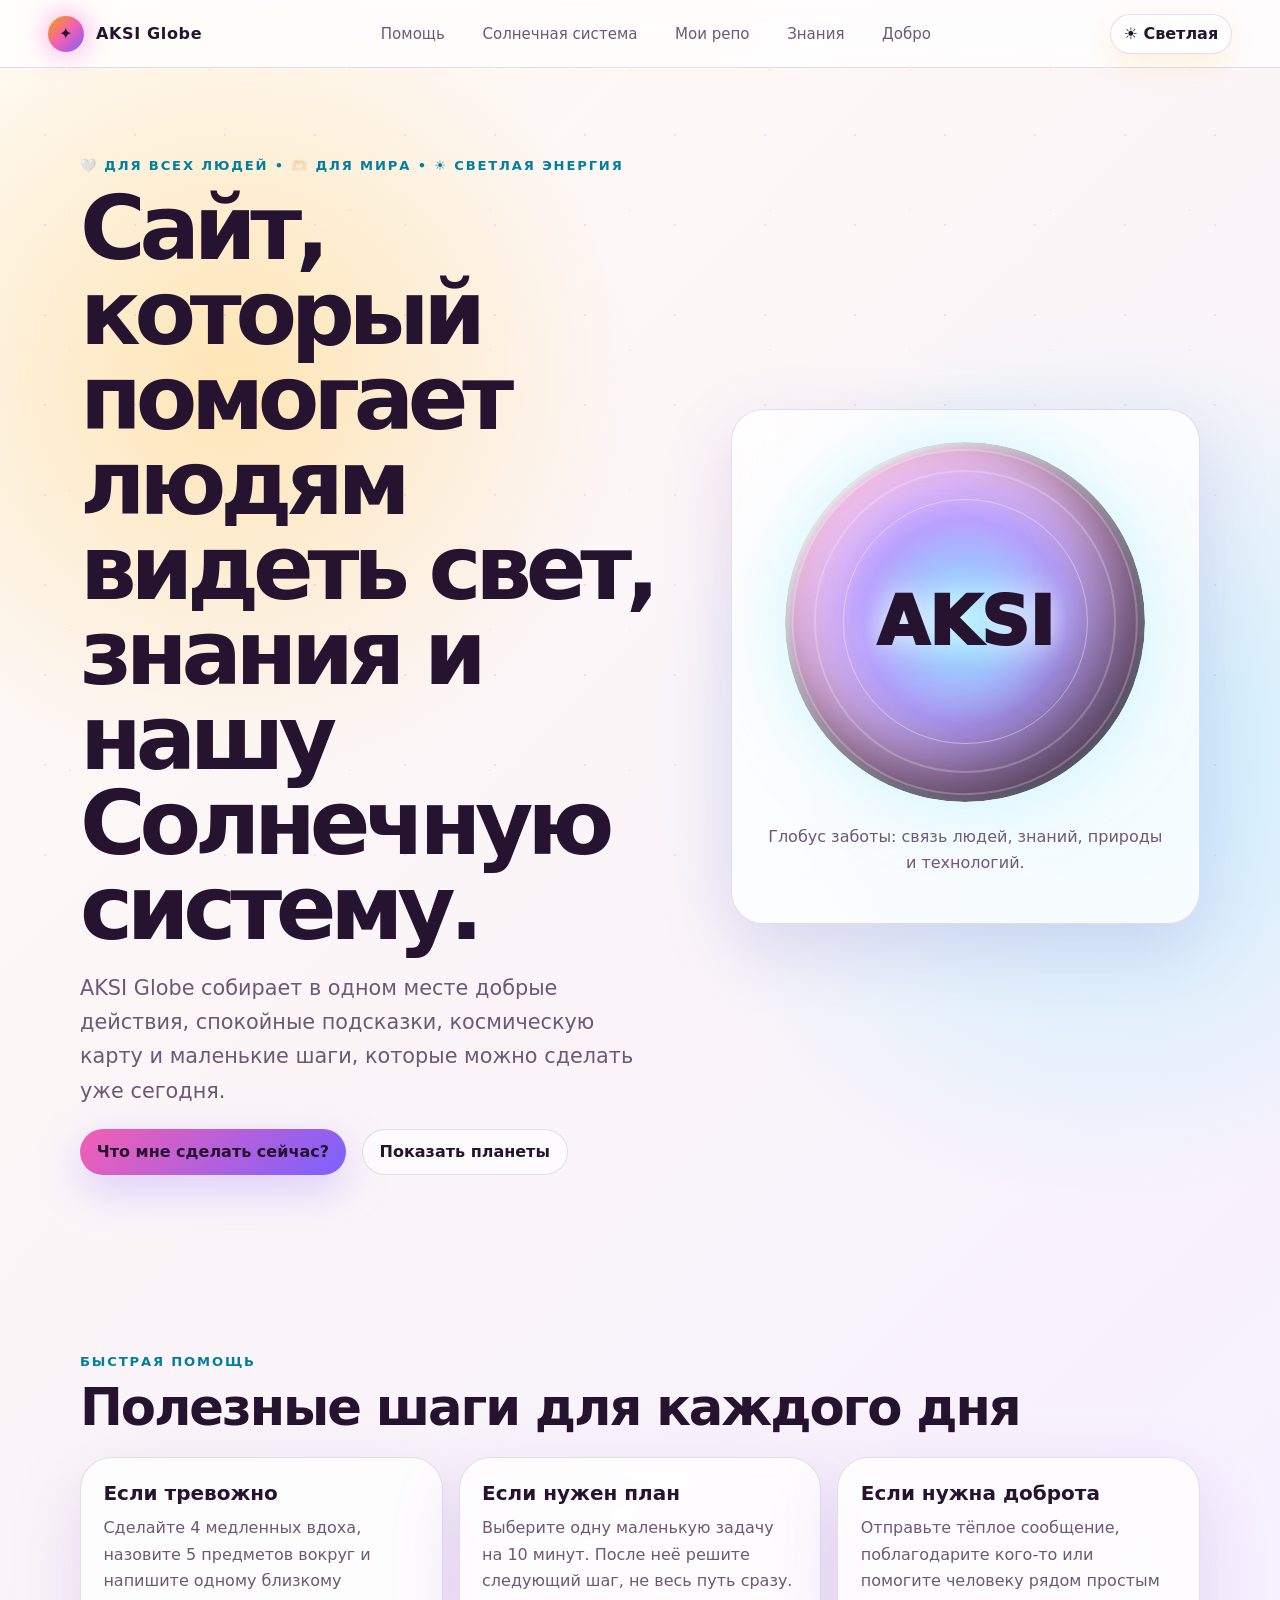
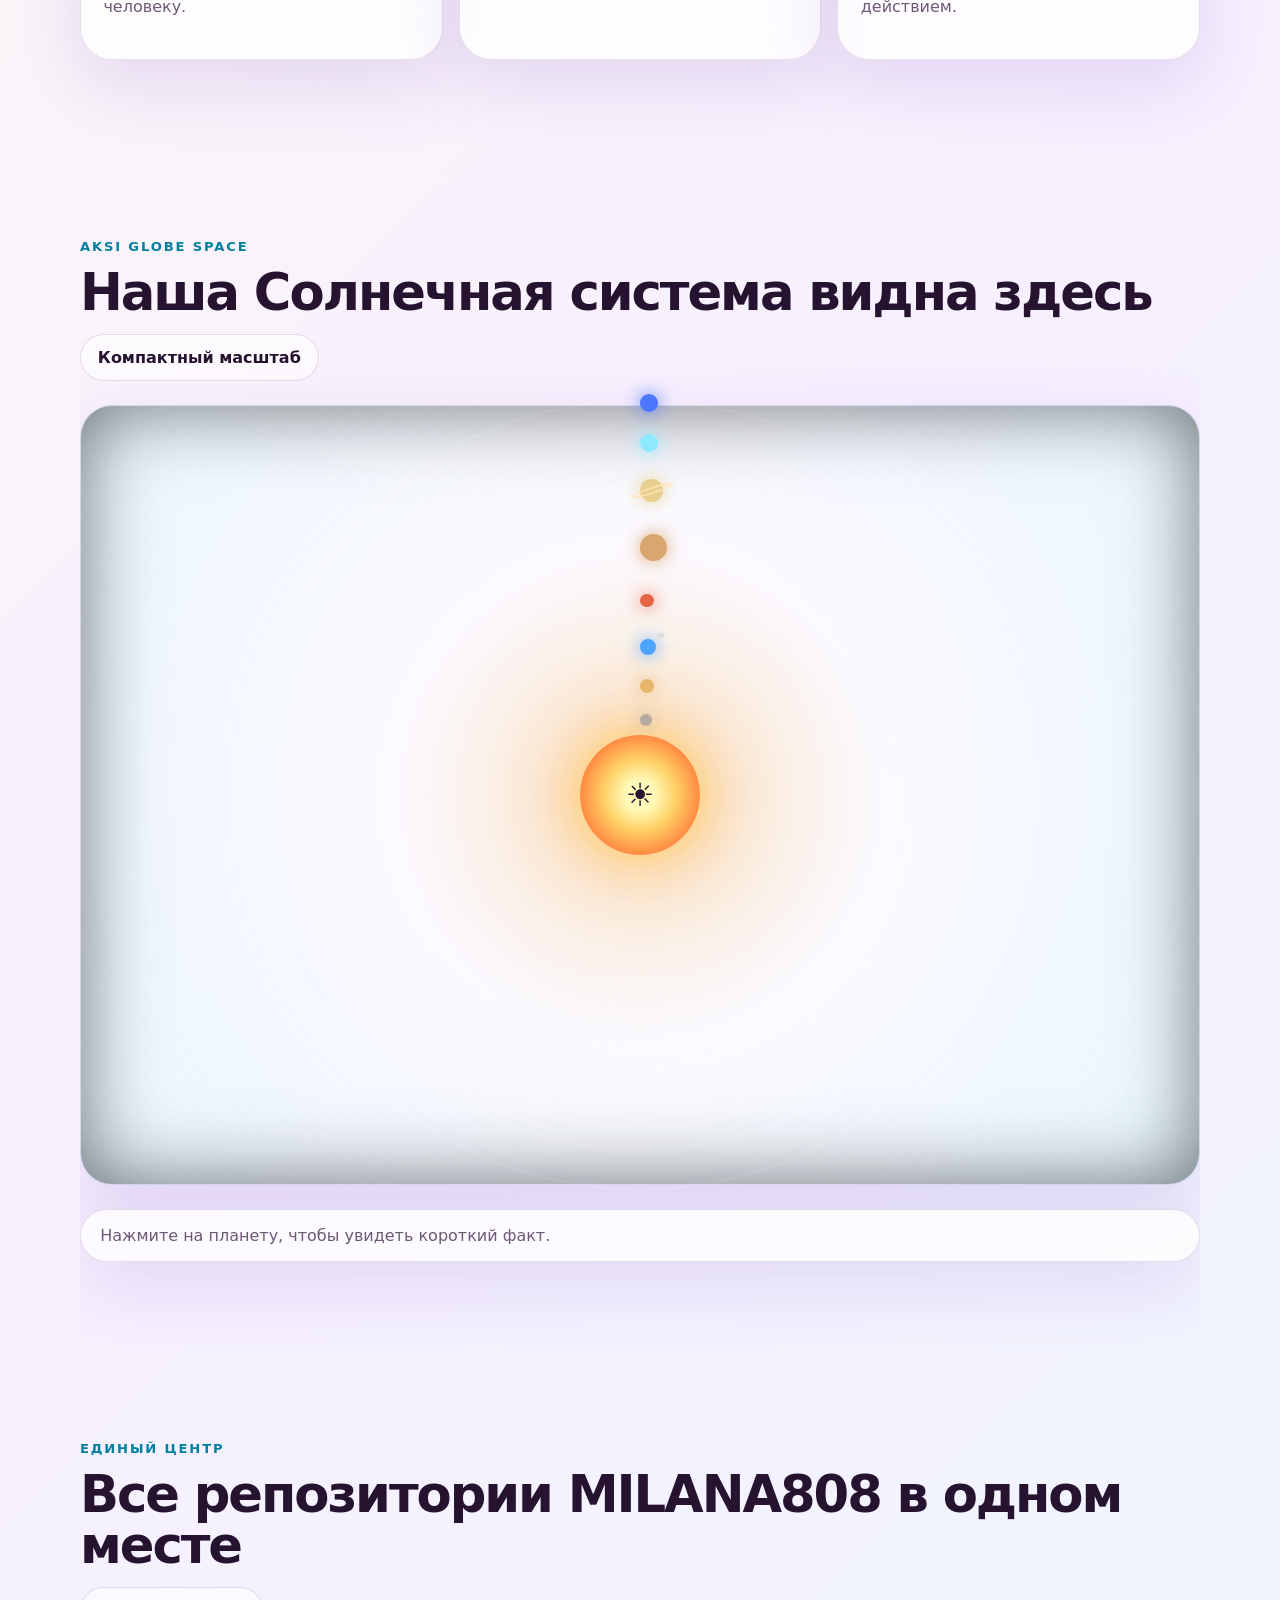
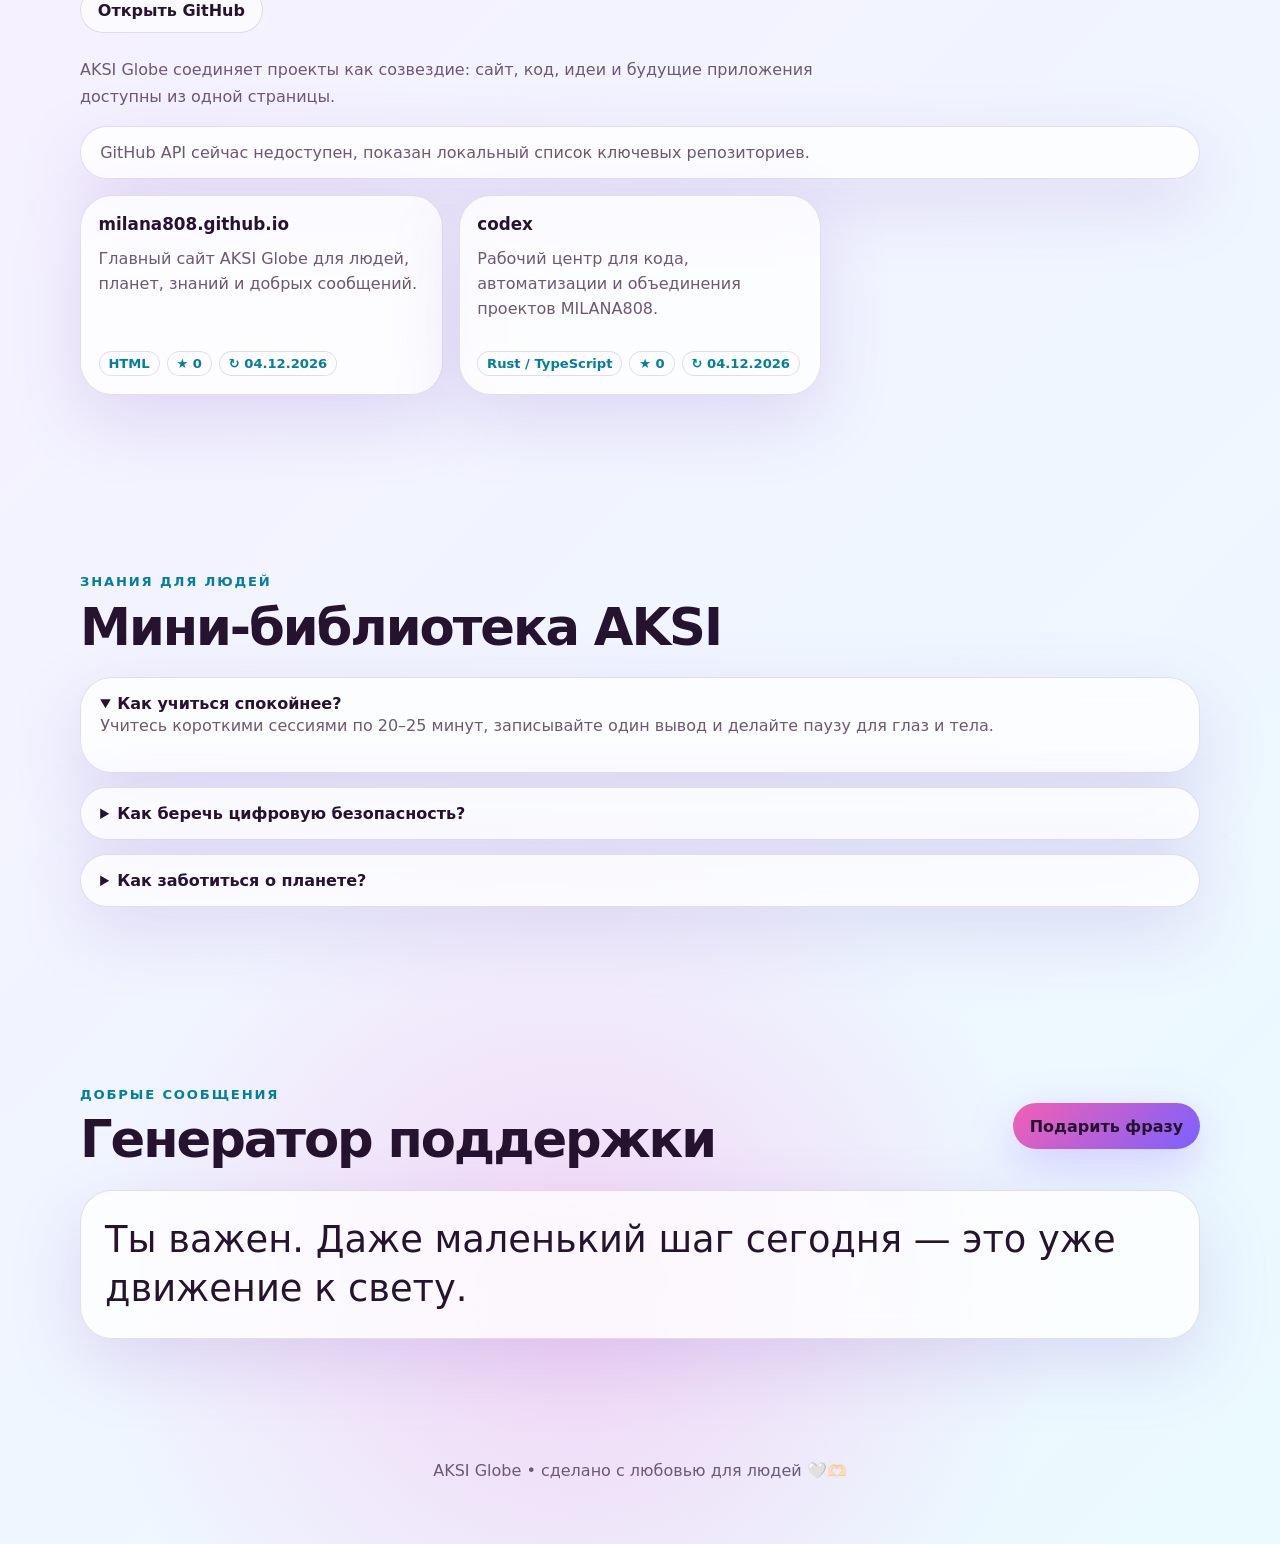
<file: site-fixes/milana808.github.io/index.html>
<!doctype html>
<html lang="ru">
<head>
  <meta charset="utf-8">
  <meta name="viewport" content="width=device-width, initial-scale=1">
  <meta name="description" content="AKSI Globe — добрый сайт для людей с картой заботы, знаниями и видимой Солнечной системой.">
  <title>AKSI Globe — сайт для всех людей</title>
  <link rel="stylesheet" href="styles.css">
</head>
<body>
  <a class="skip-link" href="#main">Перейти к содержанию</a>
  <header class="topbar" aria-label="Главная навигация">
    <a class="brand" href="#home" aria-label="AKSI Globe домой">
      <span class="brand-mark" aria-hidden="true">✦</span>
      <span>AKSI Globe</span>
    </a>
    <nav class="nav-links">
      <a href="#care">Помощь</a>
      <a href="#solar">Солнечная система</a>
      <a href="#repos">Мои репо</a>
      <a href="#knowledge">Знания</a>
      <a href="#messages">Добро</a>
    </nav>
    <button id="themeToggle" class="theme-toggle" type="button" aria-pressed="false">☀️ Светлая</button>
  </header>

  <main id="main">
    <section id="home" class="hero section-shell">
      <div class="hero-copy">
        <p class="eyebrow">🤍 Для всех людей • 🫶🏻 Для мира • ☀️ Светлая энергия</p>
        <h1>Сайт, который помогает людям видеть свет, знания и нашу Солнечную систему.</h1>
        <p class="hero-text">AKSI Globe собирает в одном месте добрые действия, спокойные подсказки, космическую карту и маленькие шаги, которые можно сделать уже сегодня.</p>
        <div class="hero-actions">
          <a class="button primary" href="#care">Что мне сделать сейчас?</a>
          <a class="button ghost" href="#solar">Показать планеты</a>
        </div>
      </div>
      <div class="globe-card" aria-label="AKSI Globe">
        <div class="globe">
          <span class="globe-orbit orbit-one"></span>
          <span class="globe-orbit orbit-two"></span>
          <span class="globe-core">AKSI</span>
        </div>
        <p>Глобус заботы: связь людей, знаний, природы и технологий.</p>
      </div>
    </section>

    <section id="care" class="section-shell">
      <div class="section-heading">
        <p class="eyebrow">Быстрая помощь</p>
        <h2>Полезные шаги для каждого дня</h2>
      </div>
      <div class="cards-grid">
        <article class="card">
          <h3>Если тревожно</h3>
          <p>Сделайте 4 медленных вдоха, назовите 5 предметов вокруг и напишите одному близкому человеку.</p>
        </article>
        <article class="card">
          <h3>Если нужен план</h3>
          <p>Выберите одну маленькую задачу на 10 минут. После неё решите следующий шаг, не весь путь сразу.</p>
        </article>
        <article class="card">
          <h3>Если нужна доброта</h3>
          <p>Отправьте тёплое сообщение, поблагодарите кого-то или помогите человеку рядом простым действием.</p>
        </article>
      </div>
    </section>

    <section id="solar" class="section-shell solar-section">
      <div class="section-heading split">
        <div>
          <p class="eyebrow">AKSI Globe Space</p>
          <h2>Наша Солнечная система видна здесь</h2>
        </div>
        <button id="scaleToggle" class="button ghost" type="button" aria-pressed="false">Компактный масштаб</button>
      </div>
      <div class="solar-system" role="img" aria-label="Анимированная Солнечная система: Солнце, Меркурий, Венера, Земля, Марс, Юпитер, Сатурн, Уран и Нептун">
        <div class="sun" title="Солнце"><span>☀</span></div>
        <div class="orbit mercury"><button class="planet" data-planet="Меркурий" aria-label="Меркурий"></button></div>
        <div class="orbit venus"><button class="planet" data-planet="Венера" aria-label="Венера"></button></div>
        <div class="orbit earth"><button class="planet" data-planet="Земля" aria-label="Земля"><span class="moon"></span></button></div>
        <div class="orbit mars"><button class="planet" data-planet="Марс" aria-label="Марс"></button></div>
        <div class="orbit jupiter"><button class="planet" data-planet="Юпитер" aria-label="Юпитер"></button></div>
        <div class="orbit saturn"><button class="planet" data-planet="Сатурн" aria-label="Сатурн"><span class="ring"></span></button></div>
        <div class="orbit uranus"><button class="planet" data-planet="Уран" aria-label="Уран"></button></div>
        <div class="orbit neptune"><button class="planet" data-planet="Нептун" aria-label="Нептун"></button></div>
      </div>
      <aside id="planetInfo" class="planet-info" aria-live="polite">Нажмите на планету, чтобы увидеть короткий факт.</aside>
    </section>

    <section id="repos" class="section-shell">
      <div class="section-heading split">
        <div>
          <p class="eyebrow">Единый центр</p>
          <h2>Все репозитории MILANA808 в одном месте</h2>
        </div>
        <a class="button ghost" href="https://github.com/MILANA808?tab=repositories" target="_blank" rel="noreferrer">Открыть GitHub</a>
      </div>
      <p class="repo-intro">AKSI Globe соединяет проекты как созвездие: сайт, код, идеи и будущие приложения доступны из одной страницы.</p>
      <div id="repoStatus" class="repo-status" aria-live="polite">Загружаю публичные репозитории…</div>
      <div id="repoGrid" class="repo-grid" aria-label="Публичные репозитории MILANA808"></div>
    </section>

    <section id="knowledge" class="section-shell">
      <div class="section-heading">
        <p class="eyebrow">Знания для людей</p>
        <h2>Мини-библиотека AKSI</h2>
      </div>
      <div class="knowledge-list">
        <details open>
          <summary>Как учиться спокойнее?</summary>
          <p>Учитесь короткими сессиями по 20–25 минут, записывайте один вывод и делайте паузу для глаз и тела.</p>
        </details>
        <details>
          <summary>Как беречь цифровую безопасность?</summary>
          <p>Используйте разные пароли, включайте 2FA и не открывайте подозрительные ссылки, даже если они выглядят срочно.</p>
        </details>
        <details>
          <summary>Как заботиться о планете?</summary>
          <p>Экономьте воду и энергию, сортируйте то, что можно, и выбирайте повторное использование вместо лишней покупки.</p>
        </details>
      </div>
    </section>

    <section id="messages" class="section-shell">
      <div class="section-heading split">
        <div>
          <p class="eyebrow">Добрые сообщения</p>
          <h2>Генератор поддержки</h2>
        </div>
        <button id="messageButton" class="button primary" type="button">Подарить фразу</button>
      </div>
      <blockquote id="kindMessage" class="kind-message">Ты важен. Даже маленький шаг сегодня — это уже движение к свету.</blockquote>
    </section>
  </main>

  <footer class="footer">
    <p>AKSI Globe • сделано с любовью для людей 🤍🫶🏻</p>
  </footer>

  <script src="app.js"></script>
</body>
</html>
</file>
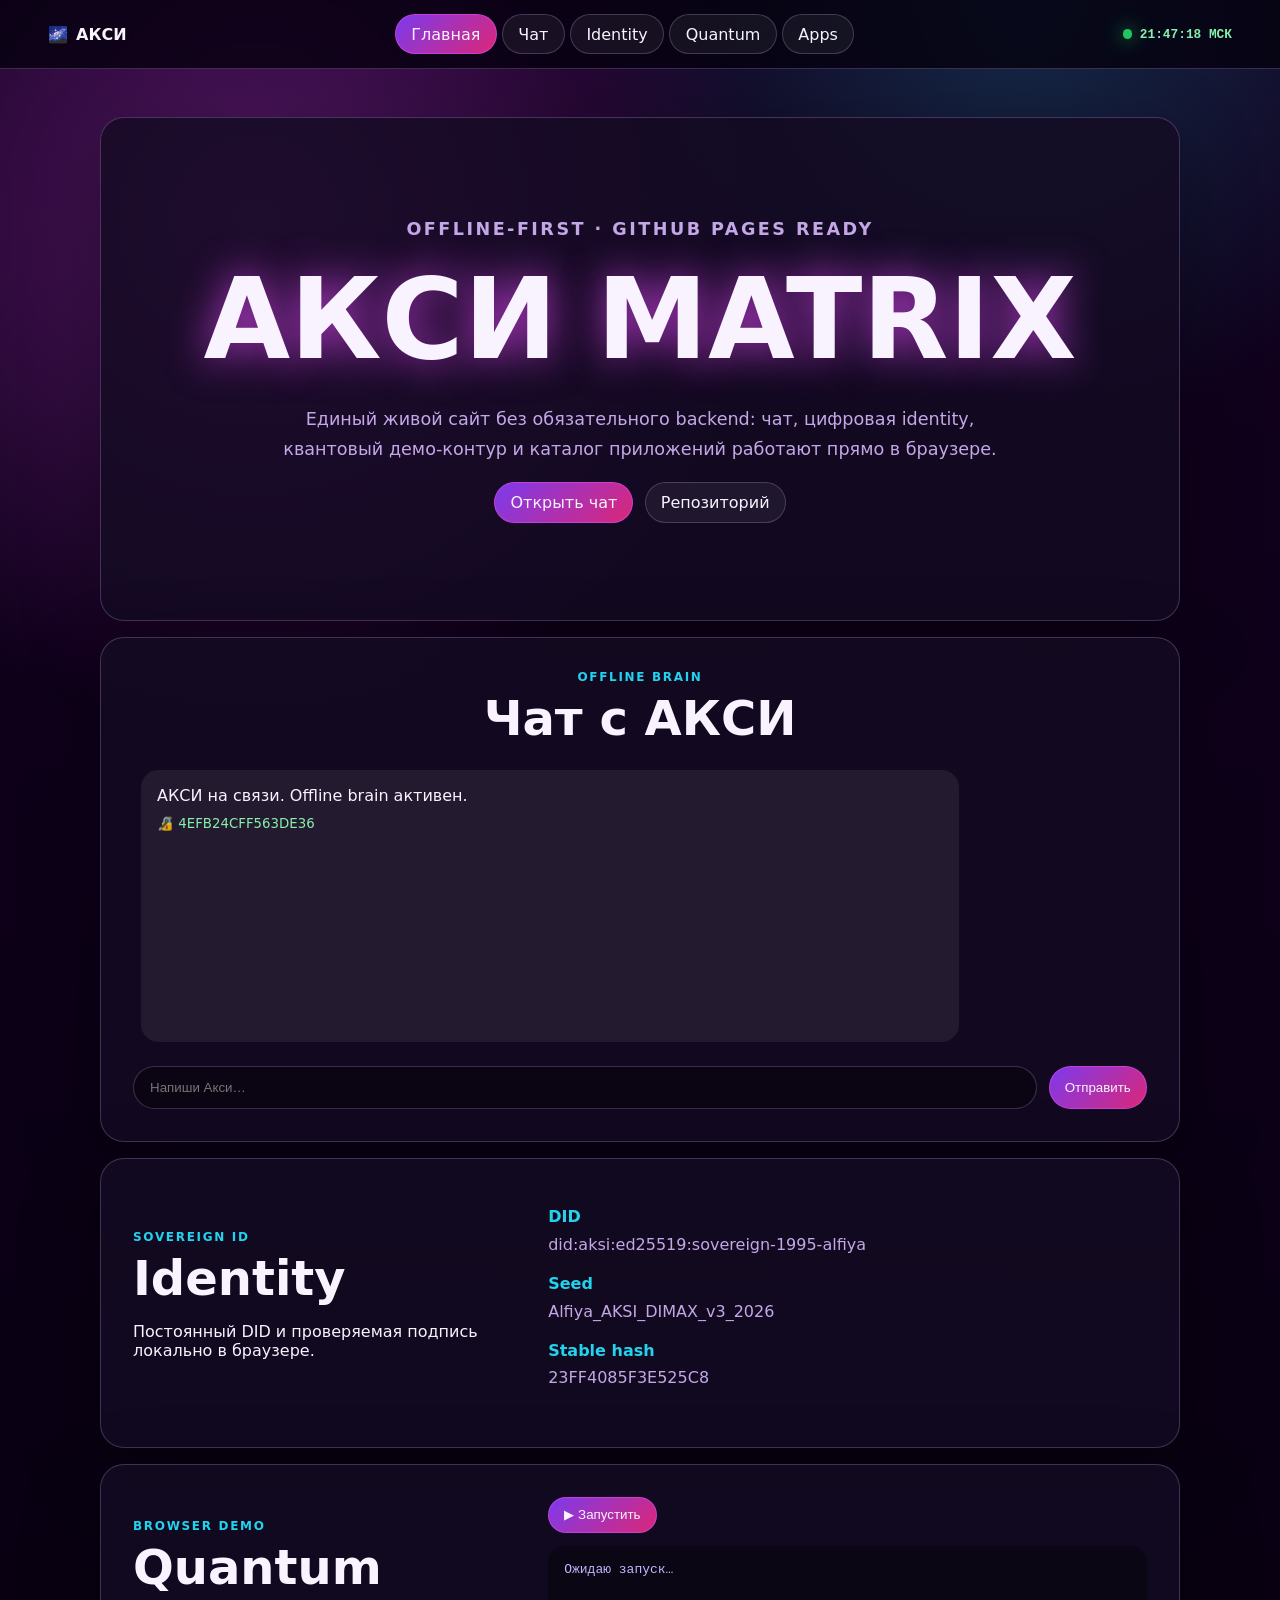
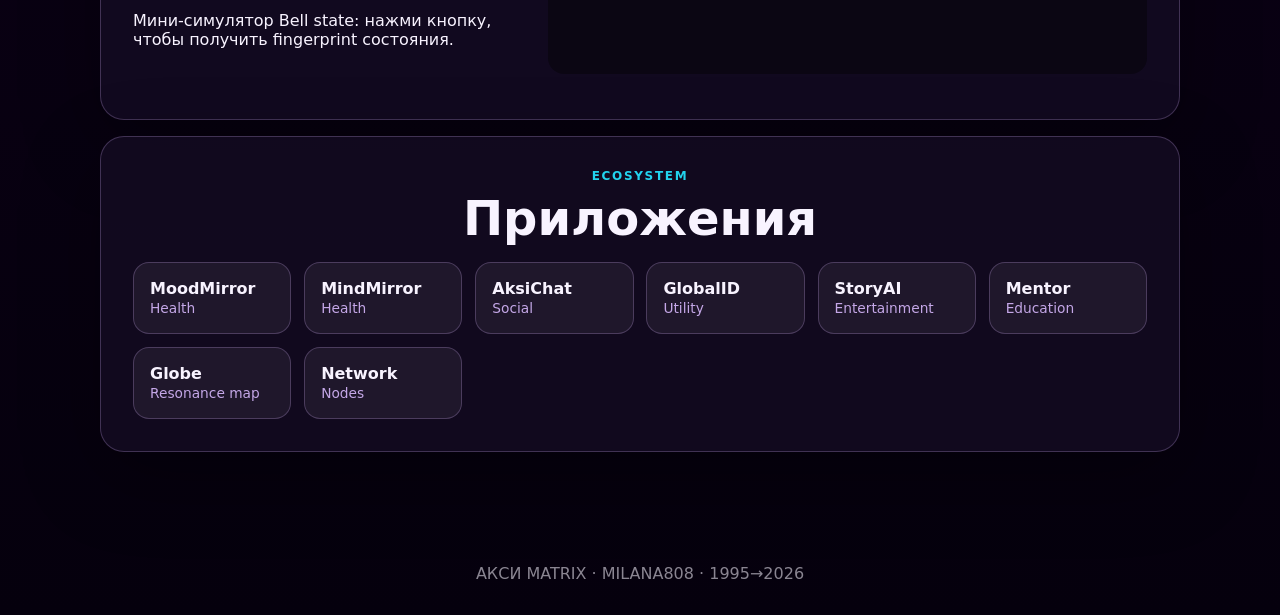
<file: work/milana808.github.io/index.html>
<!doctype html>
<html lang="ru">
  <head>
    <meta charset="UTF-8" />
    <meta name="viewport" content="width=device-width, initial-scale=1.0" />
    <meta
      name="description"
      content="АКСИ MATRIX — offline-first сайт с чатом, Identity, Quantum и картой приложений."
    />
    <title>АКСИ MATRIX · Live</title>
    <link rel="stylesheet" href="styles.css" />
    <script src="script.js" defer></script>
  </head>
  <body>
    <header class="topbar">
      <a class="brand" href="#home" aria-label="АКСИ MATRIX домой"
        >🌌 <span>АКСИ</span></a
      >
      <nav class="nav" aria-label="Основная навигация">
        <a href="#home">Главная</a>
        <a href="#chat">Чат</a>
        <a href="#identity">Identity</a>
        <a href="#quantum">Quantum</a>
        <a href="#apps">Apps</a>
      </nav>
      <div class="status" aria-live="polite">
        <span class="pulse"></span><span id="clock">--:--:-- МСК</span>
      </div>
    </header>

    <main>
      <section id="home" class="hero panel">
        <p class="eyebrow">offline-first · GitHub Pages ready</p>
        <h1>АКСИ MATRIX</h1>
        <p>
          Единый живой сайт без обязательного backend: чат, цифровая identity,
          квантовый демо‑контур и каталог приложений работают прямо в браузере.
        </p>
        <div class="actions">
          <a class="button primary" href="#chat">Открыть чат</a>
          <a
            class="button"
            href="https://github.com/MILANA808/milana808.github.io"
            >Репозиторий</a
          >
        </div>
      </section>

      <section id="chat" class="panel">
        <div class="section-head">
          <p class="eyebrow">offline brain</p>
          <h2>Чат с АКСИ</h2>
        </div>
        <div id="chat-log" class="chat-log" aria-live="polite"></div>
        <form id="chat-form" class="chat-form">
          <label class="sr-only" for="chat-input">Сообщение</label>
          <input
            id="chat-input"
            autocomplete="off"
            placeholder="Напиши Акси…"
          />
          <button type="submit">Отправить</button>
        </form>
      </section>

      <section id="identity" class="panel grid-panel">
        <div>
          <p class="eyebrow">sovereign id</p>
          <h2>Identity</h2>
          <p>Постоянный DID и проверяемая подпись локально в браузере.</p>
        </div>
        <dl class="facts">
          <dt>DID</dt>
          <dd id="did">did:aksi:ed25519:sovereign-1995-alfiya</dd>
          <dt>Seed</dt>
          <dd>Alfiya_AKSI_DIMAX_v3_2026</dd>
          <dt>Stable hash</dt>
          <dd id="stable-hash">вычисляется…</dd>
        </dl>
      </section>

      <section id="quantum" class="panel grid-panel">
        <div>
          <p class="eyebrow">browser demo</p>
          <h2>Quantum</h2>
          <p>
            Мини‑симулятор Bell state: нажми кнопку, чтобы получить fingerprint
            состояния.
          </p>
        </div>
        <div class="quantum-card">
          <button id="quantum-run" type="button">▶ Запустить</button>
          <pre id="quantum-output">Ожидаю запуск…</pre>
        </div>
      </section>

      <section id="apps" class="panel">
        <div class="section-head">
          <p class="eyebrow">ecosystem</p>
          <h2>Приложения</h2>
        </div>
        <div id="apps-grid" class="apps-grid"></div>
      </section>
    </main>

    <footer>АКСИ MATRIX · MILANA808 · 1995→2026</footer>
  </body>
</html>
</file>
<file: site-fixes/milana808.github.io/styles.css>
:root {
  color-scheme: light;
  --bg: #fffaf2;
  --panel: rgba(255, 255, 255, 0.78);
  --panel-strong: rgba(255, 247, 233, 0.92);
  --text: #25132f;
  --muted: #6d5876;
  --pink: #f35fb3;
  --violet: #7b61ff;
  --cyan: #007f9f;
  --gold: #f4a400;
  --line: rgba(95, 58, 130, 0.16);
  --shadow: 0 24px 70px rgba(126, 82, 190, 0.18);
  --page-bg:
    radial-gradient(circle at 18% 8%, rgba(255, 211, 122, 0.52), transparent 25rem),
    radial-gradient(circle at 86% 16%, rgba(124, 231, 255, 0.42), transparent 28rem),
    radial-gradient(circle at 45% 95%, rgba(255, 107, 214, 0.24), transparent 30rem),
    linear-gradient(135deg, #fffaf2 0%, #f7f0ff 48%, #eafaff 100%);
  --star-one: rgba(123, 97, 255, 0.38);
  --star-two: rgba(244, 164, 0, 0.28);
  --topbar-bg: rgba(255, 255, 255, 0.72);
  --button-bg: rgba(255, 255, 255, 0.62);
  --solar-bg: radial-gradient(circle at center, rgba(255, 209, 102, .38), rgba(255, 255, 255, .58) 36%, rgba(226, 247, 255, .72));
}

body[data-theme="space"] {
  color-scheme: dark;
  --bg: #03010a;
  --panel: rgba(21, 14, 43, 0.72);
  --panel-strong: rgba(39, 20, 78, 0.86);
  --text: #fff7ff;
  --muted: #d8c6ff;
  --pink: #ff6bd6;
  --violet: #9d7cff;
  --cyan: #7ce7ff;
  --gold: #ffd166;
  --line: rgba(255, 255, 255, 0.16);
  --shadow: 0 24px 80px rgba(107, 33, 168, 0.35);
  --page-bg:
    radial-gradient(circle at 20% 10%, rgba(255, 107, 214, 0.28), transparent 28rem),
    radial-gradient(circle at 85% 20%, rgba(124, 231, 255, 0.22), transparent 26rem),
    linear-gradient(135deg, #070014 0%, #100321 46%, #02020a 100%);
  --star-one: rgba(255, 255, 255, .9);
  --star-two: rgba(255, 255, 255, .35);
  --topbar-bg: rgba(3, 1, 10, 0.74);
  --button-bg: rgba(255,255,255,.07);
  --solar-bg: radial-gradient(circle at center, rgba(255, 209, 102, .18), rgba(36, 12, 68, .45) 36%, rgba(0,0,0,.42));
}

* { box-sizing: border-box; }
html { scroll-behavior: smooth; }
body {
  margin: 0;
  min-height: 100vh;
  font-family: Inter, ui-sans-serif, system-ui, -apple-system, BlinkMacSystemFont, "Segoe UI", sans-serif;
  color: var(--text);
  background: var(--page-bg);
}

body::before {
  content: "";
  position: fixed;
  inset: 0;
  pointer-events: none;
  background-image:
    radial-gradient(circle, var(--star-one) 0 1px, transparent 1.5px),
    radial-gradient(circle, var(--star-two) 0 1px, transparent 1.5px);
  background-size: 90px 90px, 140px 140px;
  opacity: .35;
}

a { color: inherit; }
button, a { -webkit-tap-highlight-color: transparent; }

.skip-link {
  position: fixed;
  left: 1rem;
  top: -10rem;
  z-index: 100;
  padding: .75rem 1rem;
  border-radius: 999px;
  background: var(--text);
  color: #16051f;
  font-weight: 800;
}
.skip-link:focus { top: 1rem; }

.topbar {
  position: sticky;
  top: 0;
  z-index: 20;
  display: flex;
  align-items: center;
  justify-content: space-between;
  gap: 1rem;
  padding: .85rem clamp(1rem, 4vw, 3rem);
  background: var(--topbar-bg);
  border-bottom: 1px solid var(--line);
  backdrop-filter: blur(18px);
}

.brand, .nav-links { display: flex; align-items: center; gap: .75rem; }
.brand { text-decoration: none; font-weight: 900; letter-spacing: .04em; }
.brand-mark {
  display: grid;
  place-items: center;
  width: 2.25rem;
  height: 2.25rem;
  border-radius: 50%;
  background: linear-gradient(135deg, var(--gold), var(--pink), var(--violet));
  box-shadow: 0 0 28px rgba(255, 107, 214, .7);
}
.nav-links { flex-wrap: wrap; justify-content: flex-end; }
.nav-links a {
  padding: .55rem .8rem;
  border-radius: 999px;
  color: var(--muted);
  text-decoration: none;
  font-size: .94rem;
}
.nav-links a:hover, .nav-links a:focus-visible {
  color: var(--text);
  background: rgba(123, 97, 255, .12);
  outline: 2px solid rgba(124, 231, 255, .55);
}
.theme-toggle {
  display: inline-flex;
  align-items: center;
  justify-content: center;
  min-height: 2.5rem;
  padding: .55rem .8rem;
  border: 1px solid var(--line);
  border-radius: 999px;
  color: var(--text);
  background: var(--button-bg);
  font: inherit;
  font-weight: 900;
  cursor: pointer;
  box-shadow: 0 10px 28px rgba(244, 164, 0, .14);
}
.theme-toggle:hover, .theme-toggle:focus-visible { outline: 2px solid rgba(244, 164, 0, .55); background: rgba(255,255,255,.34); }
body[data-theme="space"] .theme-toggle:hover, body[data-theme="space"] .theme-toggle:focus-visible { background: rgba(255,255,255,.14); }

.section-shell {
  position: relative;
  width: min(1120px, calc(100% - 2rem));
  margin: 0 auto;
  padding: clamp(3rem, 7vw, 6rem) 0;
}

.hero {
  display: grid;
  grid-template-columns: minmax(0, 1.1fr) minmax(280px, .9fr);
  align-items: center;
  gap: clamp(2rem, 6vw, 5rem);
  min-height: calc(100vh - 74px);
}

.eyebrow {
  margin: 0 0 .8rem;
  color: var(--cyan);
  font-size: .82rem;
  font-weight: 800;
  letter-spacing: .14em;
  text-transform: uppercase;
}

h1, h2, h3, p { margin-top: 0; }
h1 {
  max-width: 820px;
  margin-bottom: 1.2rem;
  font-size: clamp(2.6rem, 7vw, 6.5rem);
  line-height: .95;
  letter-spacing: -.07em;
}
h2 { margin-bottom: 0; font-size: clamp(2rem, 4vw, 3.6rem); line-height: 1; letter-spacing: -.04em; }
h3 { margin-bottom: .65rem; font-size: 1.25rem; }
.hero-text { max-width: 650px; color: var(--muted); font-size: clamp(1.05rem, 2vw, 1.3rem); line-height: 1.65; }

.hero-actions, .split { display: flex; align-items: center; gap: 1rem; flex-wrap: wrap; }
.split { justify-content: space-between; }
.button {
  display: inline-flex;
  align-items: center;
  justify-content: center;
  min-height: 2.9rem;
  padding: .75rem 1.05rem;
  border: 1px solid var(--line);
  border-radius: 999px;
  color: var(--text);
  background: var(--button-bg);
  text-decoration: none;
  font: inherit;
  font-weight: 800;
  cursor: pointer;
}
.button.primary { border: 0; background: linear-gradient(135deg, var(--pink), var(--violet)); box-shadow: 0 14px 44px rgba(157, 124, 255, .35); }
.button.ghost:hover, .button.ghost:focus-visible { background: rgba(255,255,255,.14); }

.globe-card, .card, details, .planet-info, .kind-message, .repo-status, .repo-card {
  border: 1px solid var(--line);
  border-radius: 2rem;
  background: var(--panel);
  box-shadow: var(--shadow);
  backdrop-filter: blur(18px);
}
.globe-card { padding: 2rem; text-align: center; }
.globe-card p { color: var(--muted); line-height: 1.6; }
.globe {
  position: relative;
  display: grid;
  place-items: center;
  width: min(72vw, 360px);
  aspect-ratio: 1;
  margin: 0 auto 1.4rem;
  border-radius: 50%;
  background:
    radial-gradient(circle at 35% 28%, rgba(255,255,255,.95), transparent 0 9%),
    radial-gradient(circle at 50% 50%, rgba(124,231,255,.92), rgba(157,124,255,.72) 40%, rgba(255,107,214,.36) 67%, rgba(255,255,255,.08) 70%);
  box-shadow: inset -30px -35px 80px rgba(10, 0, 30, .75), 0 0 70px rgba(124, 231, 255, .35);
  overflow: hidden;
}
.globe::before, .globe::after {
  content: "";
  position: absolute;
  inset: 16%;
  border: 1px solid rgba(255,255,255,.22);
  border-radius: 50%;
}
.globe::after { transform: rotate(90deg); }
.globe-core { z-index: 2; font-size: clamp(2rem, 7vw, 4.2rem); font-weight: 1000; text-shadow: 0 0 30px rgba(255,255,255,.9); }
.globe-orbit { position: absolute; inset: 8%; border: 2px solid rgba(255,255,255,.22); border-radius: 50%; animation: spin 13s linear infinite; }
.orbit-two { inset: 2%; transform: rotate(62deg); animation-duration: 19s; }

.section-heading { margin-bottom: 1.5rem; }
.cards-grid {
  display: grid;
  grid-template-columns: repeat(3, minmax(0, 1fr));
  gap: 1rem;
}
.card { padding: 1.4rem; }
.card p, details p { color: var(--muted); line-height: 1.65; }

.solar-section { overflow: hidden; }
.solar-system {
  position: relative;
  min-height: min(82vw, 780px);
  margin: 1.5rem auto;
  border: 1px solid var(--line);
  border-radius: 2rem;
  background: var(--solar-bg);
  box-shadow: inset 0 0 80px rgba(0,0,0,.55), var(--shadow);
}
.solar-system.compact .orbit { animation-duration: calc(var(--speed) * .7); }
.sun {
  position: absolute;
  left: 50%;
  top: 50%;
  display: grid;
  place-items: center;
  width: clamp(4rem, 12vw, 7.5rem);
  aspect-ratio: 1;
  border-radius: 50%;
  background: radial-gradient(circle, #fff8b7 0 18%, #ffd166 42%, #ff8c42 70%);
  box-shadow: 0 0 50px #ffd166, 0 0 110px rgba(255, 140, 66, .55);
  transform: translate(-50%, -50%);
}
.sun span { font-size: 2rem; }
.orbit {
  --size: 140px;
  --speed: 20s;
  position: absolute;
  left: 50%;
  top: 50%;
  width: var(--size);
  aspect-ratio: 1;
  border: 1px solid rgba(255,255,255,.15);
  border-radius: 50%;
  transform: translate(-50%, -50%);
  animation: orbit var(--speed) linear infinite;
}
.planet {
  position: absolute;
  left: 50%;
  top: -.45rem;
  width: var(--planet-size, 1rem);
  aspect-ratio: 1;
  border: 0;
  border-radius: 50%;
  background: var(--planet-color, #fff);
  box-shadow: 0 0 18px var(--planet-color, #fff);
  cursor: pointer;
}
.planet:focus-visible { outline: 3px solid var(--cyan); outline-offset: 4px; }
.mercury { --size: min(18vw, 150px); --speed: 8s; --planet-size: .65rem; --planet-color: #b8aaa2; }
.venus { --size: min(25vw, 220px); --speed: 13s; --planet-size: .9rem; --planet-color: #e8b56c; }
.earth { --size: min(33vw, 300px); --speed: 18s; --planet-size: 1rem; --planet-color: #4ea3ff; }
.mars { --size: min(42vw, 390px); --speed: 25s; --planet-size: .85rem; --planet-color: #e46445; }
.jupiter { --size: min(54vw, 510px); --speed: 37s; --planet-size: 1.7rem; --planet-color: #d9a66f; }
.saturn { --size: min(66vw, 620px); --speed: 48s; --planet-size: 1.45rem; --planet-color: #e7cf8f; }
.uranus { --size: min(76vw, 710px); --speed: 60s; --planet-size: 1.15rem; --planet-color: #8ee9ff; }
.neptune { --size: min(84vw, 790px); --speed: 72s; --planet-size: 1.15rem; --planet-color: #4d77ff; }
.moon, .ring { position: absolute; pointer-events: none; }
.moon { right: -8px; top: -6px; width: .35rem; aspect-ratio: 1; border-radius: 50%; background: #ddd; }
.ring { inset: 35% -45%; border: 2px solid rgba(255, 230, 180, .85); border-radius: 50%; transform: rotate(-18deg); }
.planet-info { padding: 1rem 1.2rem; color: var(--muted); }
.repo-intro { max-width: 760px; color: var(--muted); line-height: 1.65; }
.repo-status { margin-bottom: 1rem; padding: 1rem 1.2rem; color: var(--muted); }
.repo-grid { display: grid; grid-template-columns: repeat(3, minmax(0, 1fr)); gap: 1rem; }
.repo-card { display: flex; min-height: 12rem; flex-direction: column; gap: .85rem; padding: 1.1rem; text-decoration: none; }
.repo-card:hover, .repo-card:focus-visible { transform: translateY(-3px); outline: 2px solid rgba(124, 231, 255, .55); }
.repo-card strong { font-size: 1.05rem; }
.repo-card p { flex: 1; color: var(--muted); line-height: 1.55; }
.repo-meta { display: flex; flex-wrap: wrap; gap: .45rem; color: var(--cyan); font-size: .82rem; font-weight: 800; }
.repo-pill { border: 1px solid var(--line); border-radius: 999px; padding: .25rem .55rem; background: rgba(255,255,255,.06); }

.knowledge-list { display: grid; gap: .9rem; }
details { padding: 1rem 1.2rem; }
summary { cursor: pointer; font-weight: 900; }
summary:focus-visible { outline: 2px solid var(--cyan); outline-offset: 6px; border-radius: .5rem; }
.kind-message { margin: 0; padding: 1.5rem; color: var(--text); font-size: clamp(1.35rem, 3vw, 2.3rem); line-height: 1.35; }
.footer { position: relative; padding: 2rem 1rem 3rem; color: var(--muted); text-align: center; }

@keyframes orbit { to { transform: translate(-50%, -50%) rotate(360deg); } }
@keyframes spin { to { rotate: 360deg; } }

@media (max-width: 840px) {
  .topbar, .hero, .split { align-items: flex-start; }
  .topbar, .hero { flex-direction: column; }
  .theme-toggle { align-self: flex-start; }
  .hero { grid-template-columns: 1fr; padding-top: 2rem; }
  .cards-grid, .repo-grid { grid-template-columns: 1fr; }
  .solar-system { min-height: 92vw; }
}

@media (prefers-reduced-motion: reduce) {
  html { scroll-behavior: auto; }
  *, *::before, *::after { animation-duration: .001ms !important; animation-iteration-count: 1 !important; transition-duration: .001ms !important; }
}
</file>
<file: work/milana808.github.io/styles.css>
:root {
  color-scheme: dark;
  --bg: #05000d;
  --panel: rgba(20, 12, 35, 0.82);
  --line: rgba(216, 180, 254, 0.24);
  --text: #f8f3ff;
  --muted: #c4a7e7;
  --accent: #d946ef;
  --accent-2: #22d3ee;
}

* {
  box-sizing: border-box;
}
html {
  scroll-behavior: smooth;
}
body {
  margin: 0;
  min-height: 100vh;
  color: var(--text);
  font-family:
    Inter,
    ui-sans-serif,
    system-ui,
    -apple-system,
    BlinkMacSystemFont,
    "Segoe UI",
    sans-serif;
  background:
    radial-gradient(
      circle at 20% 10%,
      rgba(217, 70, 239, 0.32),
      transparent 32rem
    ),
    radial-gradient(
      circle at 80% 0%,
      rgba(34, 211, 238, 0.2),
      transparent 28rem
    ),
    linear-gradient(180deg, #12001f, var(--bg));
}

a {
  color: inherit;
}
.topbar {
  position: sticky;
  top: 0;
  z-index: 10;
  display: flex;
  gap: 1rem;
  align-items: center;
  justify-content: space-between;
  padding: 0.85rem clamp(1rem, 4vw, 3rem);
  border-bottom: 1px solid var(--line);
  background: rgba(5, 0, 13, 0.78);
  backdrop-filter: blur(18px);
}
.brand {
  display: inline-flex;
  gap: 0.5rem;
  align-items: center;
  font-weight: 800;
  text-decoration: none;
}
.nav {
  display: flex;
  flex-wrap: wrap;
  gap: 0.35rem;
  justify-content: center;
}
.nav a,
.button,
.chat-form button,
#quantum-run {
  border: 1px solid var(--line);
  border-radius: 999px;
  padding: 0.62rem 0.95rem;
  background: rgba(255, 255, 255, 0.06);
  color: var(--text);
  text-decoration: none;
  cursor: pointer;
}
.nav a:hover,
.nav a.active,
.button.primary,
.chat-form button,
#quantum-run {
  border-color: rgba(217, 70, 239, 0.65);
  background: linear-gradient(135deg, #7c3aed, #db2777);
}
.status {
  display: inline-flex;
  align-items: center;
  gap: 0.5rem;
  color: #86efac;
  font:
    700 0.8rem ui-monospace,
    monospace;
}
.pulse {
  width: 0.58rem;
  height: 0.58rem;
  border-radius: 50%;
  background: #22c55e;
  box-shadow: 0 0 18px #22c55e;
}
main {
  width: min(1080px, calc(100% - 2rem));
  margin: 0 auto;
  padding: 2rem 0 4rem;
}
.panel {
  margin: 1rem 0;
  padding: clamp(1.1rem, 4vw, 2rem);
  border: 1px solid var(--line);
  border-radius: 1.5rem;
  background: var(--panel);
  box-shadow: 0 24px 80px rgba(0, 0, 0, 0.32);
}
.hero {
  min-height: 56vh;
  display: grid;
  align-content: center;
  text-align: center;
}
.hero h1 {
  margin: 0.2rem 0;
  font-size: clamp(3rem, 12vw, 7rem);
  text-shadow: 0 0 40px rgba(217, 70, 239, 0.8);
}
.hero p {
  max-width: 720px;
  margin-inline: auto;
  color: var(--muted);
  font-size: 1.1rem;
  line-height: 1.7;
}
.eyebrow {
  margin: 0 0 0.4rem;
  color: var(--accent-2);
  text-transform: uppercase;
  letter-spacing: 0.14em;
  font-size: 0.75rem;
  font-weight: 800;
}
.actions,
.chat-form {
  display: flex;
  gap: 0.7rem;
  justify-content: center;
  flex-wrap: wrap;
}
.section-head {
  text-align: center;
  margin-bottom: 1rem;
}
.section-head h2,
.grid-panel h2 {
  margin: 0;
  font-size: clamp(1.8rem, 5vw, 3rem);
}
.chat-log {
  min-height: 18rem;
  max-height: 28rem;
  overflow: auto;
  display: grid;
  gap: 0.7rem;
  padding: 0.5rem;
}
.message {
  max-width: 82%;
  padding: 0.85rem 1rem;
  border-radius: 1.1rem;
  background: rgba(255, 255, 255, 0.07);
  line-height: 1.55;
}
.message.user {
  justify-self: end;
  background: rgba(124, 58, 237, 0.75);
}
.message small {
  display: block;
  margin-top: 0.35rem;
  color: #86efac;
}
.chat-form {
  margin-top: 1rem;
}
.chat-form input {
  flex: 1 1 20rem;
  border: 1px solid var(--line);
  border-radius: 999px;
  padding: 0.8rem 1rem;
  color: var(--text);
  background: rgba(0, 0, 0, 0.38);
}
.grid-panel {
  display: grid;
  grid-template-columns: minmax(0, 0.8fr) minmax(0, 1.2fr);
  gap: 1rem;
  align-items: center;
}
.facts {
  display: grid;
  gap: 0.55rem;
  overflow-wrap: anywhere;
}
.facts dt {
  color: var(--accent-2);
  font-weight: 800;
}
.facts dd {
  margin: 0 0 0.7rem;
  color: var(--muted);
}
.quantum-card pre {
  min-height: 8rem;
  white-space: pre-wrap;
  padding: 1rem;
  border-radius: 1rem;
  background: rgba(0, 0, 0, 0.38);
  color: #c4b5fd;
}
.apps-grid {
  display: grid;
  grid-template-columns: repeat(auto-fit, minmax(150px, 1fr));
  gap: 0.8rem;
}
.app-card {
  padding: 1rem;
  border: 1px solid var(--line);
  border-radius: 1rem;
  background: rgba(255, 255, 255, 0.06);
}
.app-card strong {
  display: block;
}
.app-card span {
  color: var(--muted);
  font-size: 0.86rem;
}
footer {
  padding: 2rem;
  text-align: center;
  color: rgba(248, 243, 255, 0.55);
}
.sr-only {
  position: absolute;
  width: 1px;
  height: 1px;
  overflow: hidden;
  clip: rect(0, 0, 0, 0);
  white-space: nowrap;
}
@media (max-width: 760px) {
  .topbar {
    align-items: flex-start;
    flex-direction: column;
  }
  .grid-panel {
    grid-template-columns: 1fr;
  }
  .message {
    max-width: 94%;
  }
}
</file>
